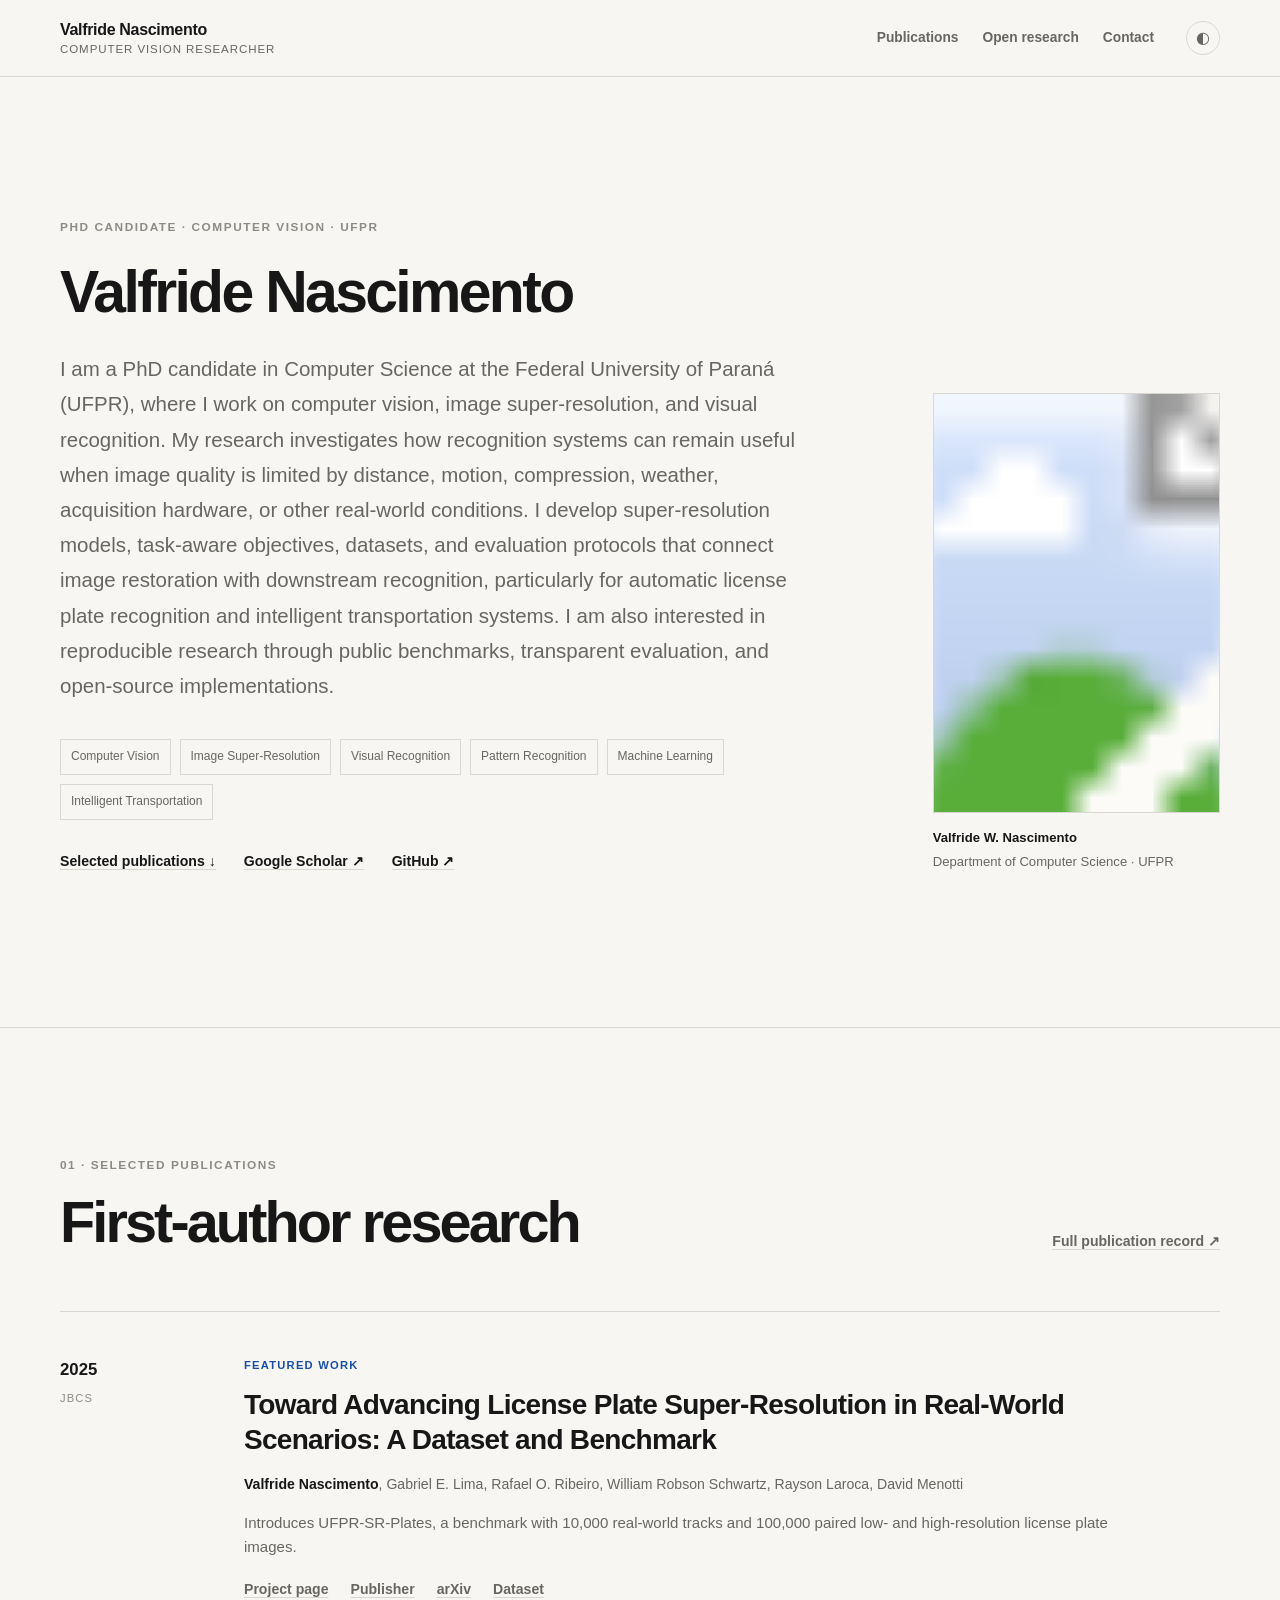
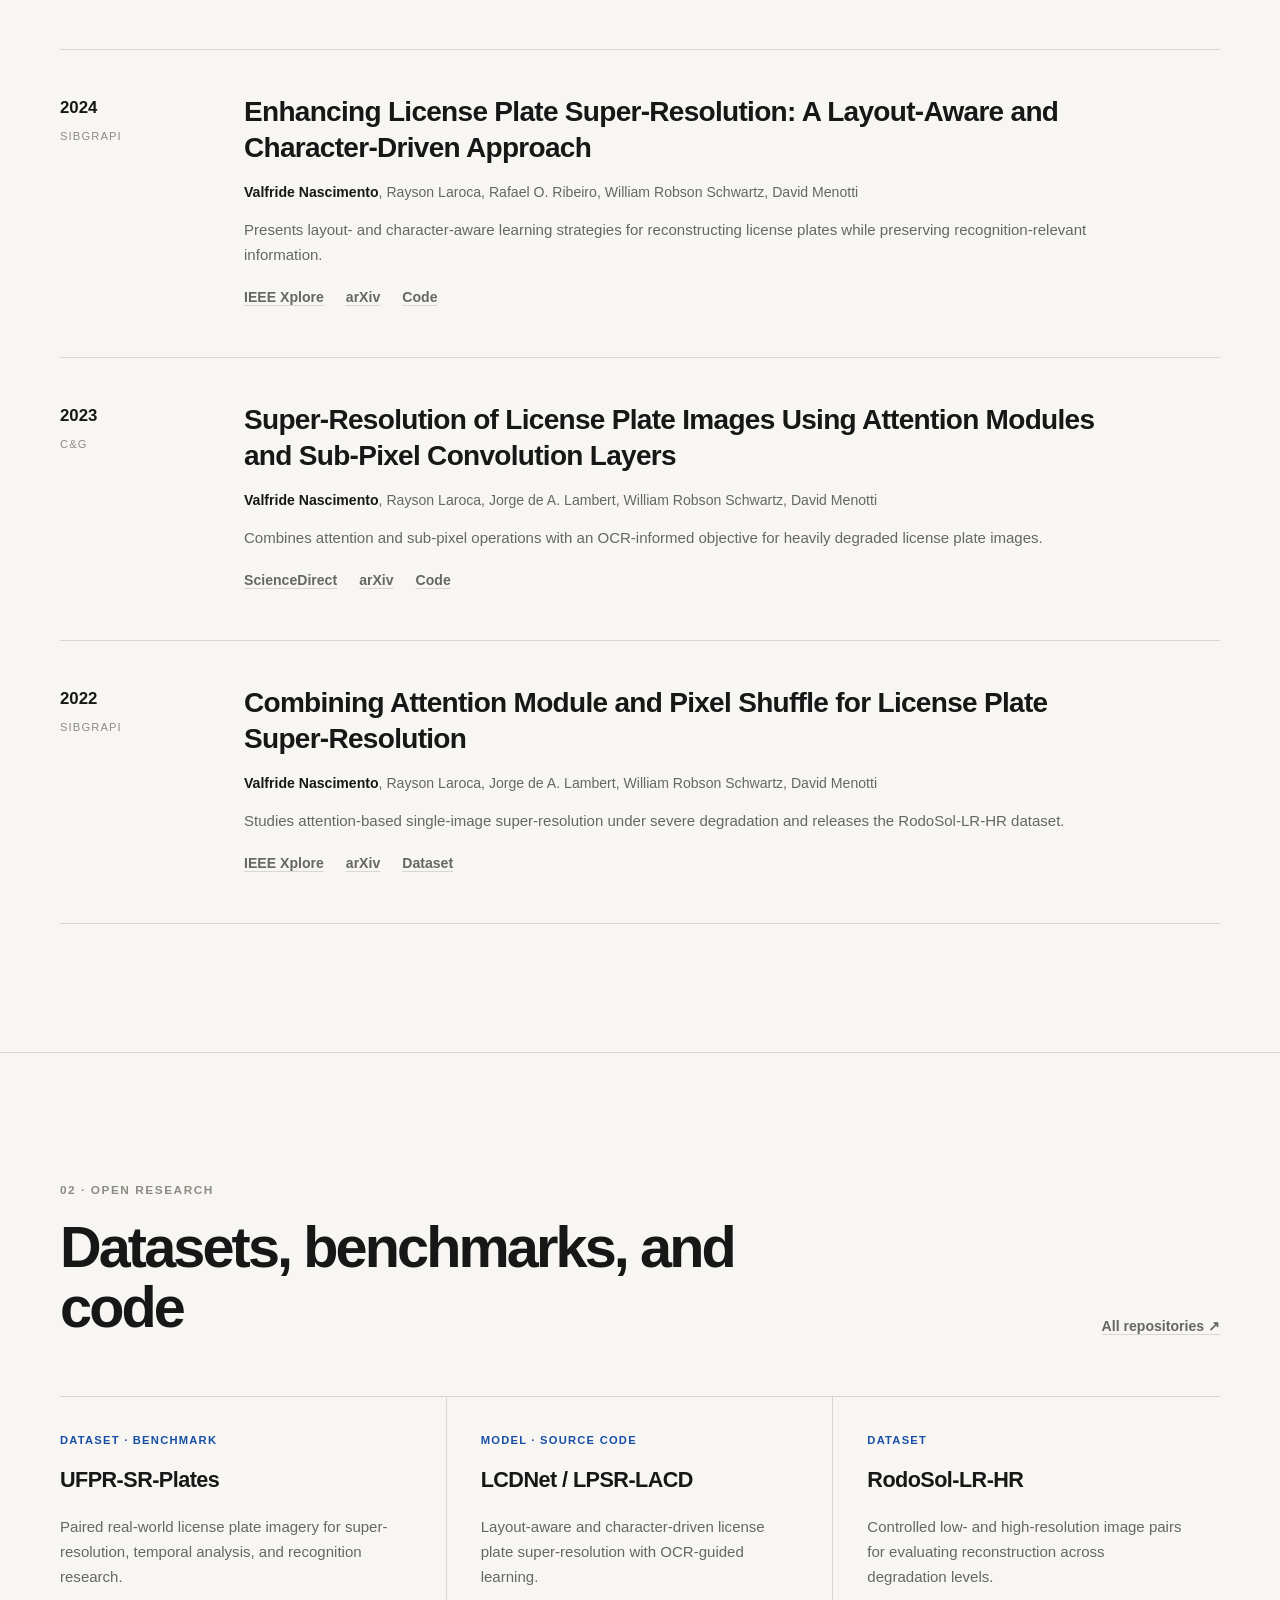
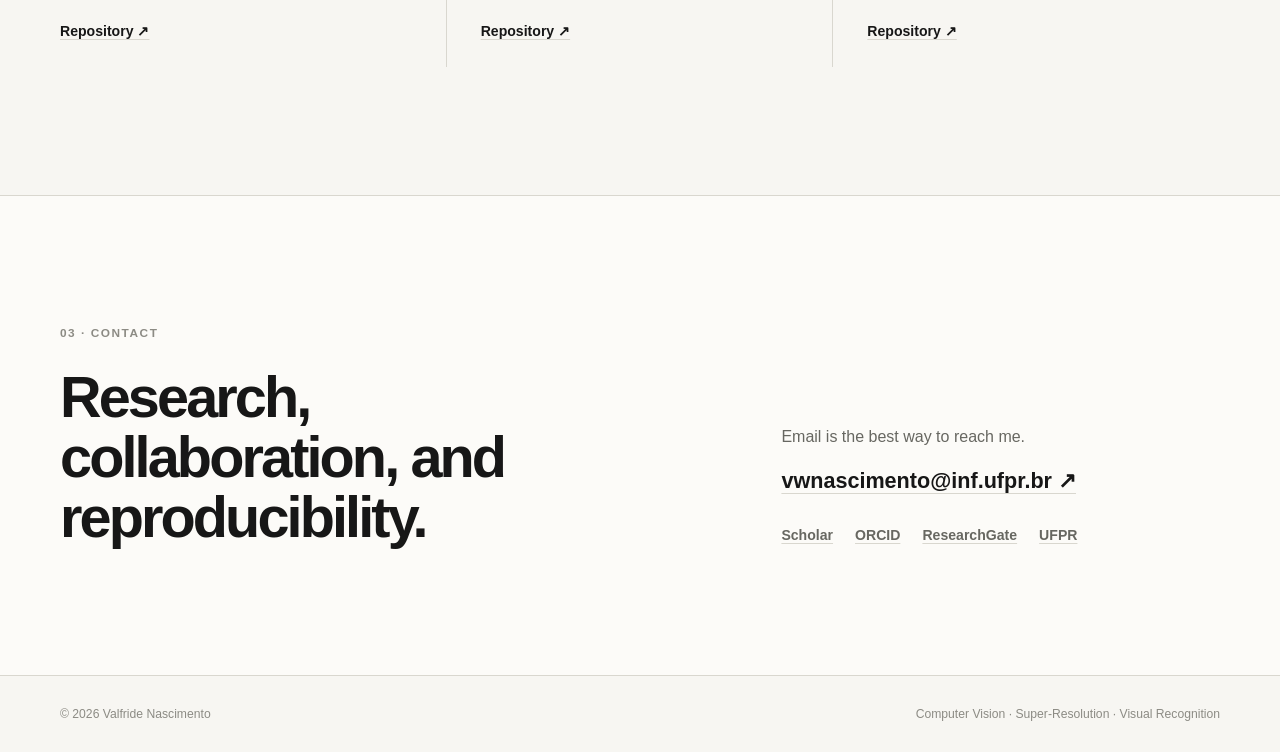
<file: index.html>
<!doctype html>
<html lang="en">
<head>
  <meta charset="utf-8">
  <meta name="viewport" content="width=device-width, initial-scale=1">
  <meta name="description" content="Valfride Nascimento is a computer vision researcher working on super-resolution, visual recognition, machine learning, and intelligent transportation systems.">
  <meta name="author" content="Valfride Nascimento">
  <meta name="theme-color" content="#f7f6f2">
  <meta property="og:type" content="website">
  <meta property="og:title" content="Valfride Nascimento | Computer Vision Researcher">
  <meta property="og:description" content="Research, publications, code, and datasets in computer vision and image super-resolution.">
  <meta property="og:url" content="https://valfride.github.io/">
  <meta property="og:image" content="https://avatars.githubusercontent.com/u/25314357?v=4">
  <title>Valfride Nascimento | Computer Vision Researcher</title>
  <link rel="canonical" href="https://valfride.github.io/">
  <link rel="stylesheet" href="assets/css/style.css">
  <script defer src="assets/js/main.js"></script>
  <script type="application/ld+json">
  {
    "@context": "https://schema.org",
    "@type": "Person",
    "name": "Valfride Nascimento",
    "url": "https://valfride.github.io/",
    "image": "https://avatars.githubusercontent.com/u/25314357?v=4",
    "jobTitle": "PhD Candidate and Computer Vision Researcher",
    "affiliation": {"@type": "CollegeOrUniversity", "name": "Federal University of Paraná"},
    "email": "mailto:vwnascimento@inf.ufpr.br",
    "sameAs": [
      "https://github.com/valfride",
      "https://scholar.google.com/citations?user=fLkzU-AAAAAJ&hl=en",
      "https://orcid.org/0000-0002-7416-613X",
      "https://www.researchgate.net/profile/Valfride-Nascimento"
    ],
    "knowsAbout": ["Computer Vision", "Machine Learning", "Pattern Recognition", "Image Super-Resolution", "License Plate Recognition"]
  }
  </script>
</head>
<body>
  <a class="skip-link" href="#main-content">Skip to content</a>
  <header class="site-header">
    <div class="container header-inner">
      <a class="brand" href="#top" aria-label="Valfride Nascimento home">
        <span>Valfride Nascimento</span>
        <small>Computer Vision Researcher</small>
      </a>
      <nav class="nav-links" aria-label="Primary navigation">
        <a href="#publications">Publications</a>
        <a href="#open-research">Open research</a>
        <a href="#contact">Contact</a>
      </nav>
      <button class="theme-toggle" type="button" aria-label="Switch color theme" title="Switch color theme"><span aria-hidden="true">◐</span></button>
    </div>
  </header>

  <main id="main-content">
    <section class="hero" id="top">
      <div class="container hero-grid">
        <div class="hero-copy">
          <p class="section-label">PhD Candidate · Computer Vision · UFPR</p>
          <h1>Valfride Nascimento</h1>
          <p class="hero-lead">I am a PhD candidate in Computer Science at the Federal University of Paraná (UFPR), where I work on computer vision, image super-resolution, and visual recognition. My research investigates how recognition systems can remain useful when image quality is limited by distance, motion, compression, weather, acquisition hardware, or other real-world conditions. I develop super-resolution models, task-aware objectives, datasets, and evaluation protocols that connect image restoration with downstream recognition, particularly for automatic license plate recognition and intelligent transportation systems. I am also interested in reproducible research through public benchmarks, transparent evaluation, and open-source implementations.</p>
          <div class="research-topics" aria-label="Research interests">
            <span>Computer Vision</span><span>Image Super-Resolution</span><span>Visual Recognition</span><span>Pattern Recognition</span><span>Machine Learning</span><span>Intelligent Transportation</span>
          </div>
          <div class="hero-links" aria-label="Primary links">
            <a href="#publications">Selected publications <span aria-hidden="true">↓</span></a>
            <a href="https://scholar.google.com/citations?user=fLkzU-AAAAAJ&hl=en" target="_blank" rel="noopener noreferrer">Google Scholar ↗</a>
            <a href="https://github.com/valfride" target="_blank" rel="noopener noreferrer">GitHub ↗</a>
          </div>
        </div>
        <figure class="portrait-block">
          <img src="assets/img/valfride.svg" alt="Valfride Nascimento" width="420" height="420">
          <figcaption><strong>Valfride W. Nascimento</strong><span>Department of Computer Science · UFPR</span></figcaption>
        </figure>
      </div>
    </section>

    <section class="content-section" id="publications">
      <div class="container">
        <div class="section-heading">
          <div><p class="section-label">01 · Selected publications</p><h2>First-author research</h2></div>
          <a class="quiet-link" href="https://scholar.google.com/citations?user=fLkzU-AAAAAJ&hl=en" target="_blank" rel="noopener noreferrer">Full publication record ↗</a>
        </div>
        <div class="publication-list">
          <article class="publication">
            <div class="publication-index"><span>2025</span><small>JBCS</small></div>
            <div class="publication-body">
              <p class="publication-note">Featured work</p>
              <h3>Toward Advancing License Plate Super-Resolution in Real-World Scenarios: A Dataset and Benchmark</h3>
              <p class="authors"><strong>Valfride Nascimento</strong>, Gabriel E. Lima, Rafael O. Ribeiro, William Robson Schwartz, Rayson Laroca, David Menotti</p>
              <p class="publication-summary">Introduces UFPR-SR-Plates, a benchmark with 10,000 real-world tracks and 100,000 paired low- and high-resolution license plate images.</p>
              <div class="publication-links"><a href="nascimento2025toward/">Project page</a><a href="https://doi.org/10.5753/jbcs.2025.5159" target="_blank" rel="noopener noreferrer">Publisher</a><a href="https://arxiv.org/abs/2505.06393" target="_blank" rel="noopener noreferrer">arXiv</a><a href="https://github.com/valfride/UFPR-SR-Plates" target="_blank" rel="noopener noreferrer">Dataset</a></div>
            </div>
          </article>
          <article class="publication">
            <div class="publication-index"><span>2024</span><small>SIBGRAPI</small></div>
            <div class="publication-body">
              <h3>Enhancing License Plate Super-Resolution: A Layout-Aware and Character-Driven Approach</h3>
              <p class="authors"><strong>Valfride Nascimento</strong>, Rayson Laroca, Rafael O. Ribeiro, William Robson Schwartz, David Menotti</p>
              <p class="publication-summary">Presents layout- and character-aware learning strategies for reconstructing license plates while preserving recognition-relevant information.</p>
              <div class="publication-links"><a href="https://doi.org/10.1109/SIBGRAPI62404.2024.10716303" target="_blank" rel="noopener noreferrer">IEEE Xplore</a><a href="https://arxiv.org/abs/2408.15103" target="_blank" rel="noopener noreferrer">arXiv</a><a href="https://github.com/valfride/lpsr-lacd" target="_blank" rel="noopener noreferrer">Code</a></div>
            </div>
          </article>
          <article class="publication">
            <div class="publication-index"><span>2023</span><small>C&amp;G</small></div>
            <div class="publication-body">
              <h3>Super-Resolution of License Plate Images Using Attention Modules and Sub-Pixel Convolution Layers</h3>
              <p class="authors"><strong>Valfride Nascimento</strong>, Rayson Laroca, Jorge de A. Lambert, William Robson Schwartz, David Menotti</p>
              <p class="publication-summary">Combines attention and sub-pixel operations with an OCR-informed objective for heavily degraded license plate images.</p>
              <div class="publication-links"><a href="https://doi.org/10.1016/j.cag.2023.05.005" target="_blank" rel="noopener noreferrer">ScienceDirect</a><a href="https://arxiv.org/abs/2305.17313" target="_blank" rel="noopener noreferrer">arXiv</a><a href="https://github.com/valfride/lpr-rsr-ext" target="_blank" rel="noopener noreferrer">Code</a></div>
            </div>
          </article>
          <article class="publication">
            <div class="publication-index"><span>2022</span><small>SIBGRAPI</small></div>
            <div class="publication-body">
              <h3>Combining Attention Module and Pixel Shuffle for License Plate Super-Resolution</h3>
              <p class="authors"><strong>Valfride Nascimento</strong>, Rayson Laroca, Jorge de A. Lambert, William Robson Schwartz, David Menotti</p>
              <p class="publication-summary">Studies attention-based single-image super-resolution under severe degradation and releases the RodoSol-LR-HR dataset.</p>
              <div class="publication-links"><a href="https://doi.org/10.1109/SIBGRAPI55357.2022.9991753" target="_blank" rel="noopener noreferrer">IEEE Xplore</a><a href="https://arxiv.org/abs/2210.16836" target="_blank" rel="noopener noreferrer">arXiv</a><a href="https://github.com/valfride/LPR-RSR" target="_blank" rel="noopener noreferrer">Dataset</a></div>
            </div>
          </article>
        </div>
      </div>
    </section>

    <section class="content-section" id="open-research">
      <div class="container">
        <div class="section-heading">
          <div><p class="section-label">02 · Open research</p><h2>Datasets, benchmarks, and code</h2></div>
          <a class="quiet-link" href="https://github.com/valfride?tab=repositories" target="_blank" rel="noopener noreferrer">All repositories ↗</a>
        </div>
        <div class="project-list">
          <article class="project"><p class="project-type">Dataset · Benchmark</p><h3>UFPR-SR-Plates</h3><p>Paired real-world license plate imagery for super-resolution, temporal analysis, and recognition research.</p><a href="https://github.com/valfride/UFPR-SR-Plates" target="_blank" rel="noopener noreferrer">Repository ↗</a></article>
          <article class="project"><p class="project-type">Model · Source code</p><h3>LCDNet / LPSR-LACD</h3><p>Layout-aware and character-driven license plate super-resolution with OCR-guided learning.</p><a href="https://github.com/valfride/lpsr-lacd" target="_blank" rel="noopener noreferrer">Repository ↗</a></article>
          <article class="project"><p class="project-type">Dataset</p><h3>RodoSol-LR-HR</h3><p>Controlled low- and high-resolution image pairs for evaluating reconstruction across degradation levels.</p><a href="https://github.com/valfride/LPR-RSR" target="_blank" rel="noopener noreferrer">Repository ↗</a></article>
        </div>
      </div>
    </section>

    <section class="contact-section" id="contact">
      <div class="container contact-inner">
        <div><p class="section-label">03 · Contact</p><h2>Research, collaboration, and reproducibility.</h2></div>
        <div class="contact-details">
          <p>Email is the best way to reach me.</p>
          <a href="mailto:vwnascimento@inf.ufpr.br">vwnascimento@inf.ufpr.br ↗</a>
          <div class="profile-links" aria-label="Research profiles"><a href="https://scholar.google.com/citations?user=fLkzU-AAAAAJ&hl=en" target="_blank" rel="noopener noreferrer">Scholar</a><a href="https://orcid.org/0000-0002-7416-613X" target="_blank" rel="noopener noreferrer">ORCID</a><a href="https://www.researchgate.net/profile/Valfride-Nascimento" target="_blank" rel="noopener noreferrer">ResearchGate</a><a href="https://www.inf.ufpr.br/vwnascimento/" target="_blank" rel="noopener noreferrer">UFPR</a></div>
        </div>
      </div>
    </section>
  </main>

  <footer class="site-footer">
    <div class="container footer-inner"><p>© <span id="current-year">2026</span> Valfride Nascimento</p><p>Computer Vision · Super-Resolution · Visual Recognition</p></div>
  </footer>
</body>
</html>
</file>
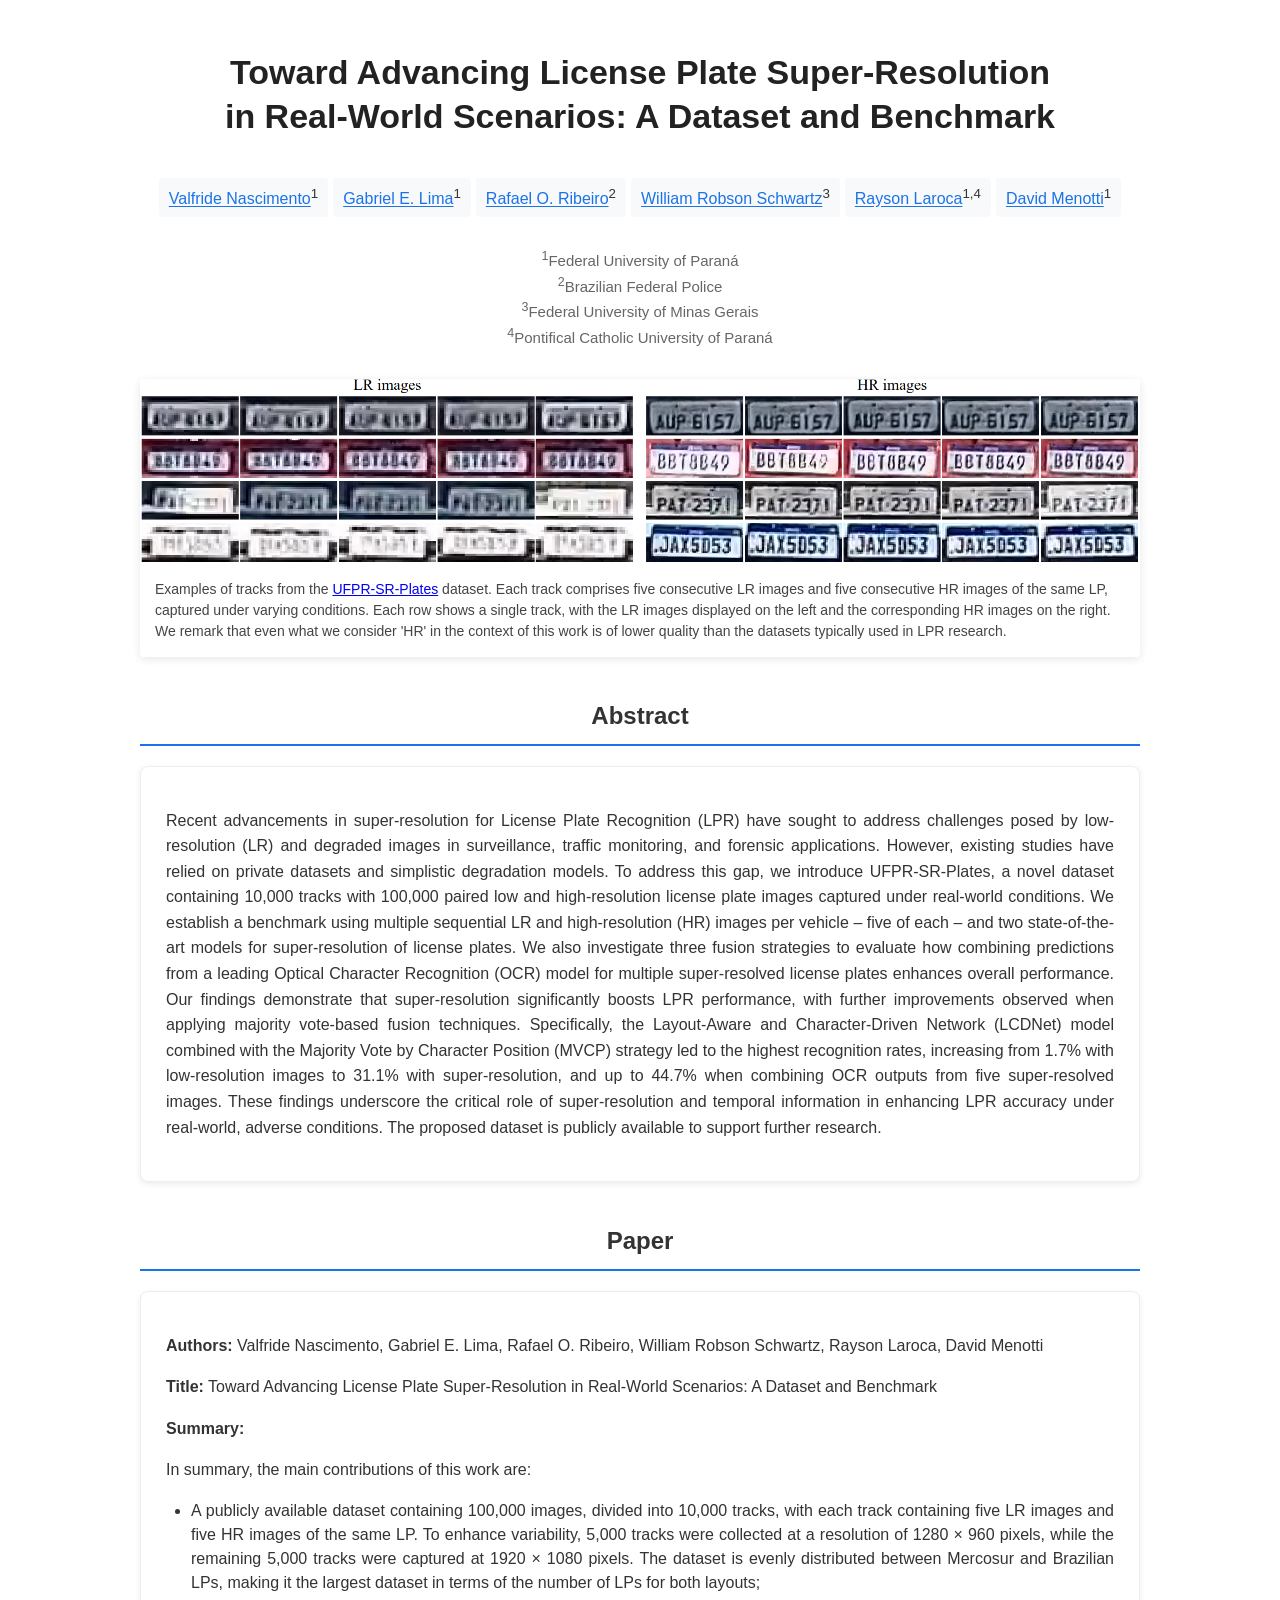
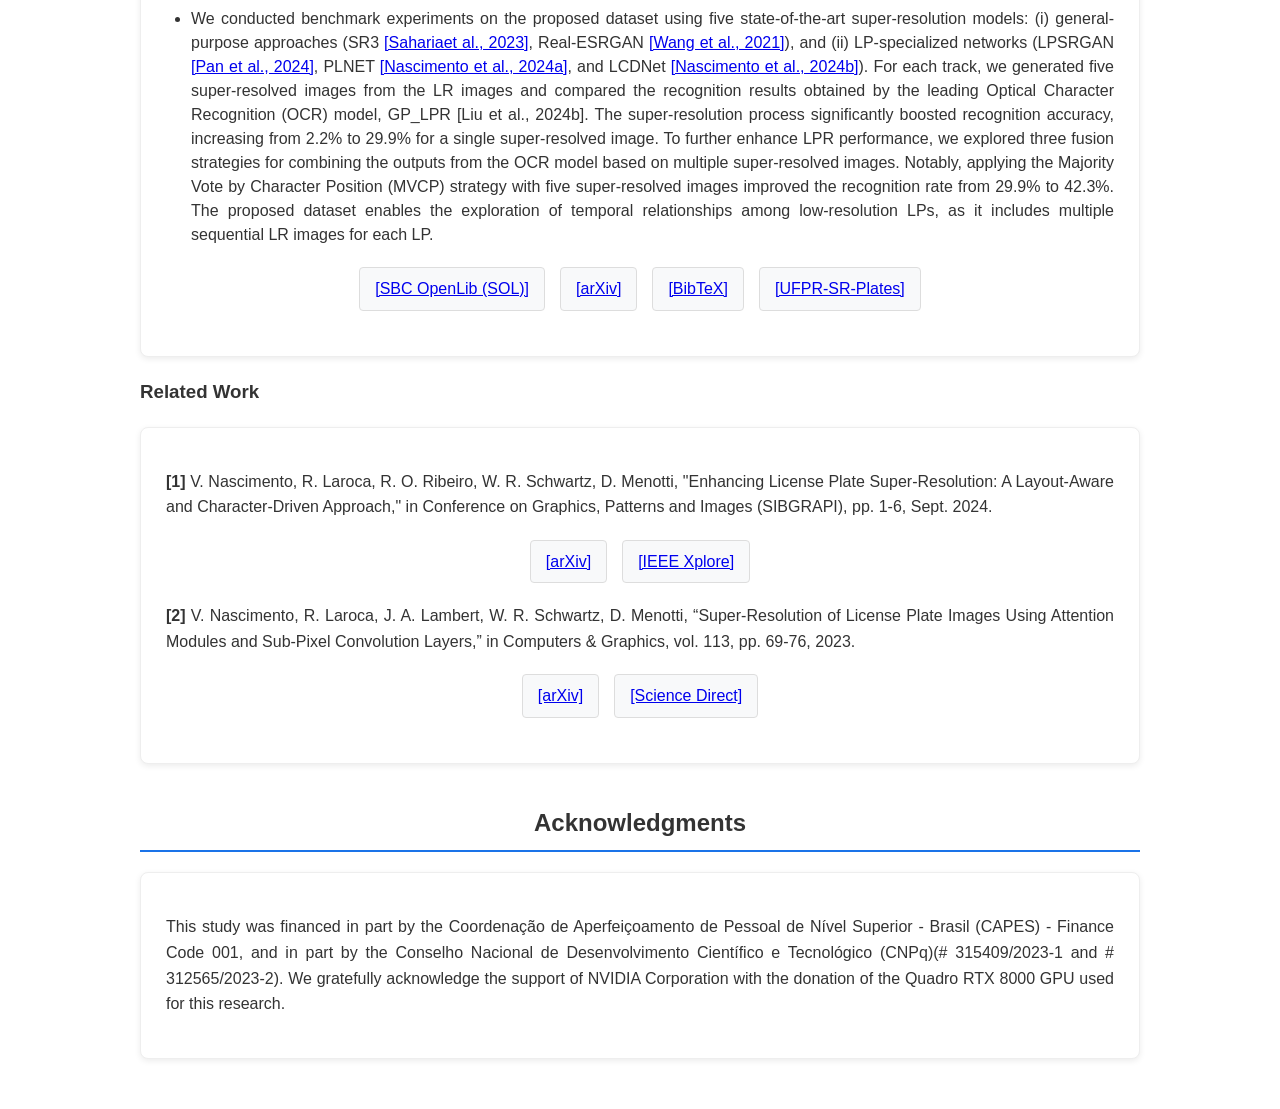
<file: nascimento2024toward/index.html>
<!DOCTYPE HTML>
<html lang="en-US">
    <head>
        <meta charset="UTF-8">
        <meta http-equiv="refresh" content="1;url=https://valfride.github.io/nascimento2025toward/index.html">
        <title>Page Redirection</title>
    </head>
    <body>
        If you are not redirected automatically, 
        follow the <a href="https://valfride.github.io/nascimento2025toward/index.html">link to the documentation</a>
    </body>
</html>
</file>
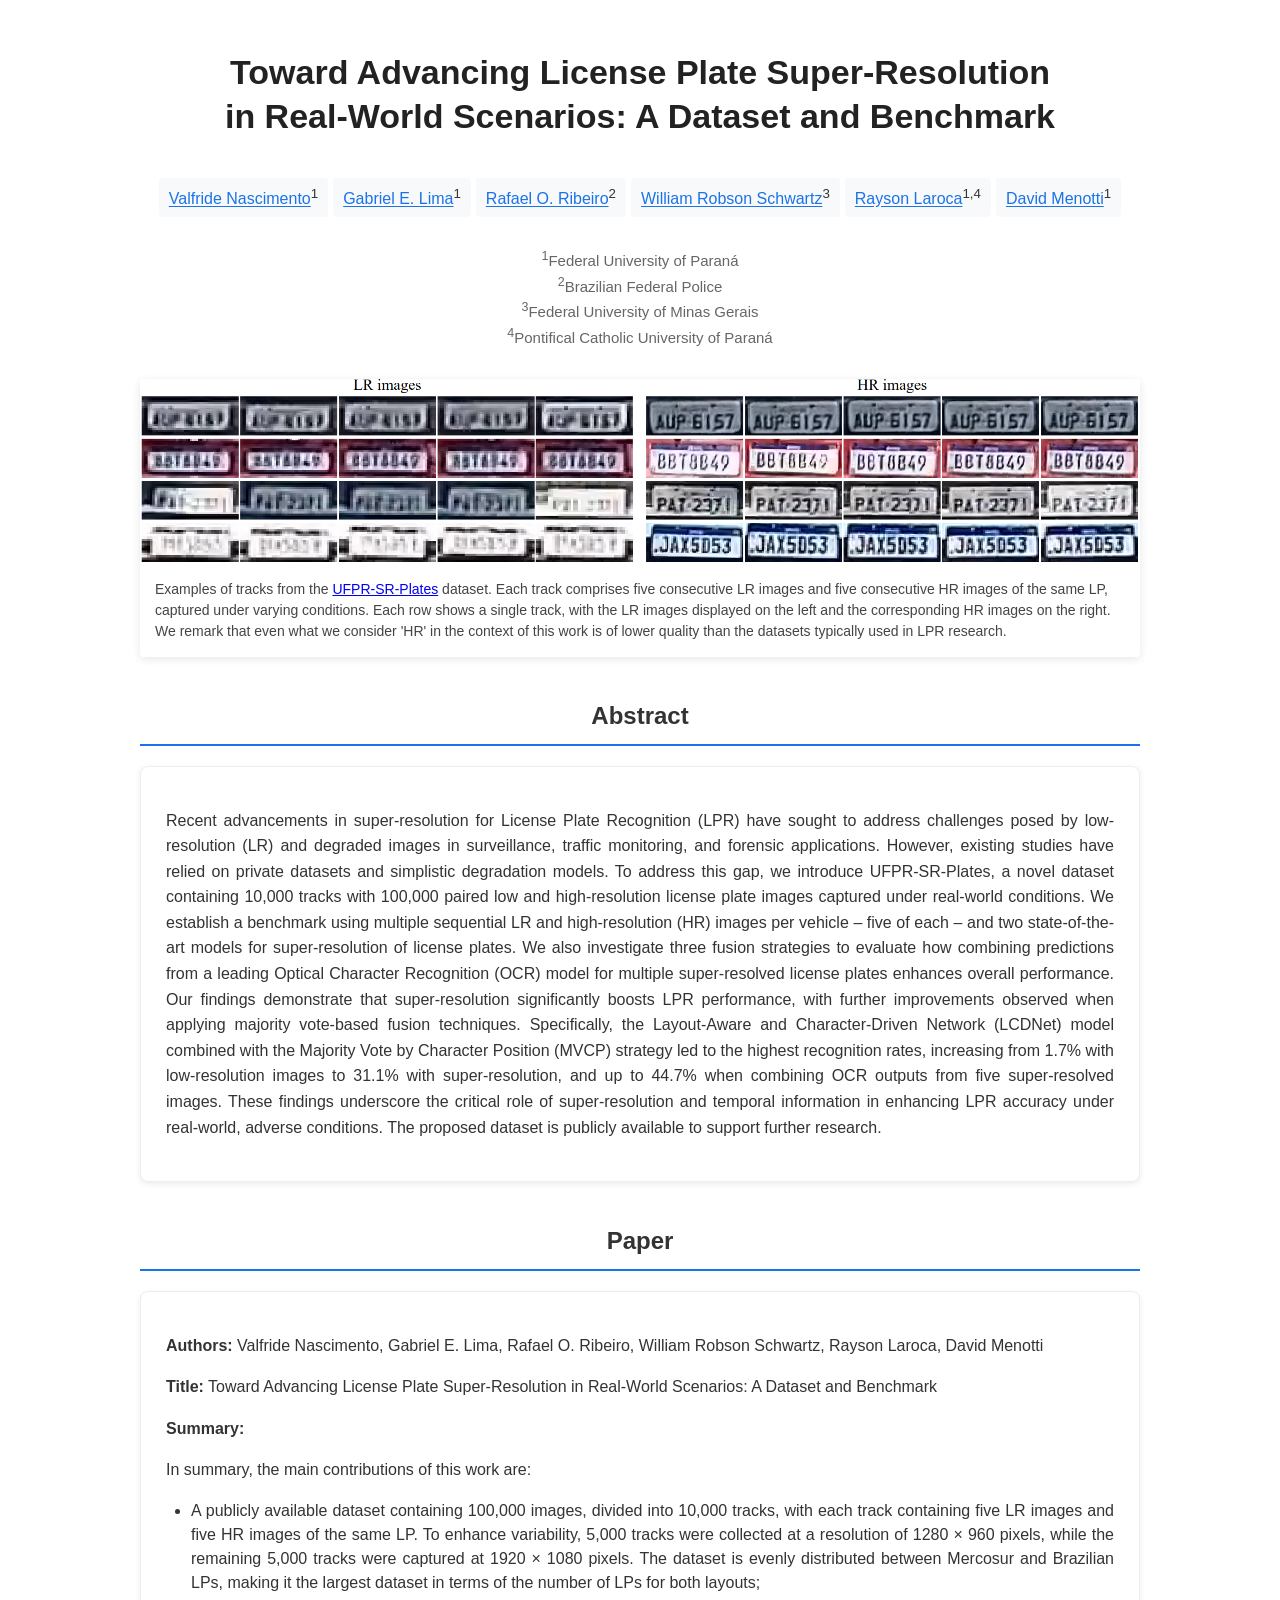
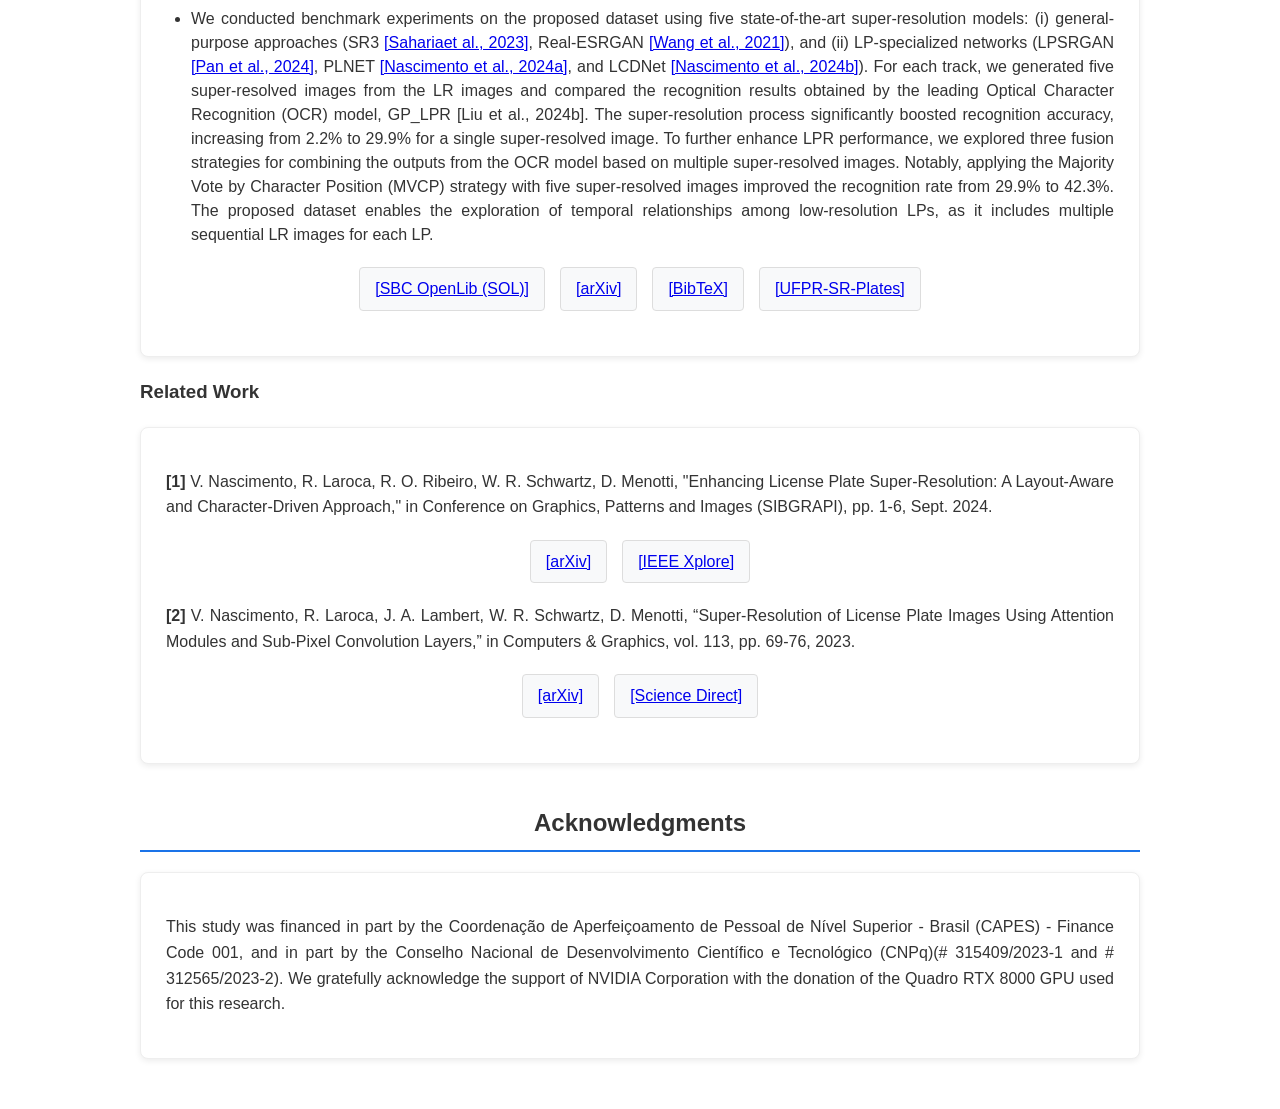
<file: nascimento2025toward/index.html>
<!DOCTYPE html>
<html lang="en">
<head>
<meta charset="UTF-8">
<meta name="viewport" content="width=device-width, initial-scale=1.0">
<title>Toward Advancing License Plate Super-Resolution in Real-World Scenarios: A Dataset and Benchmark</title>
<style>
    body {
        font-family: 'Arial', sans-serif;
        line-height: 1.6;
        margin: 0 auto;
        padding: 30px 20px;
        max-width: 1000px;
        color: #333;
    }

    .title {
        font-size: 34px;
        text-align: center;
        margin: 20px auto 30px;
        line-height: 1.3;
        color: #222;
        font-weight: 600;
    }

    .authors-table {
        margin: 20px auto;
        border-collapse: separate;
        border-spacing: 5px 10px;
    }

    .authors-table td {
        text-align: center;
        padding: 5px 10px;
        background: #f8f9fa;
        border-radius: 4px;
        transition: all 0.2s ease;
    }

    .authors-table a {
        color: #1a73e8;
        font-weight: 500;
    }

    .affiliations {
        margin: 20px auto;
        text-align: center;
        color: #666;
        font-size: 15px;
        line-height: 1.5;
    }

    figure {
        margin: 30px auto;
        box-shadow: 0 2px 8px rgba(0,0,0,0.1);
        border-radius: 4px;
        overflow: hidden;
    }

    figcaption {
        padding: 15px;
        font-size: 14px;
        color: #444;
        line-height: 1.5;
        background: #fff;
    }

    h2 {
        font-size: 24px;
        margin: 40px 0 20px;
        padding-bottom: 8px;
        border-bottom: 2px solid #1a73e8;
        text-align: center;
    }

    .card {
        background: #fff;
        border-radius: 8px;
        padding: 25px;
        margin: 20px 0;
        box-shadow: 0 2px 6px rgba(0,0,0,0.08);
        border: 1px solid #eee;
        text-align: justify;
    }

    .links-container {
        display: flex;
        gap: 15px;
        margin: 20px 0;
        flex-wrap: wrap;
        justify-content: center;
    }

    .links-container a {
        padding: 8px 15px;
        background: #f8f9fa;
        border-radius: 4px;
        border: 1px solid #ddd;
        transition: all 0.2s ease;
    }

    a:hover {
        color: #1557b0;
        text-decoration: underline;
    }

    .authors-table td:hover {
        transform: translateY(-2px);
        box-shadow: 0 2px 8px rgba(0,0,0,0.1);
    }

    .links-container a:hover {
        background: #1a73e8;
        color: white;
        text-decoration: none;
        border-color: transparent;
    }

    ul {
        padding-left: 25px;
        margin: 15px 0;
    }

    li {
        margin-bottom: 12px;
        line-height: 1.5;
    }

    img {
        max-width: 100%;
        height: auto;
        display: block;
    }
</style>
</head>

<body>
<h1 class="title">Toward Advancing License Plate Super-Resolution<br>in Real-World Scenarios: A Dataset and Benchmark</h1>

<table class="authors-table">
    <tr>
        <td><a href="https://www.inf.ufpr.br/vwnascimento/" target="_blank">Valfride Nascimento</a><sup>1</sup></td>
        <td><a href="https://www.inf.ufpr.br/gelima/" target="_blank">Gabriel E. Lima</a><sup>1</sup></td>
        <td><a href="https://research.aston.ac.uk/en/persons/rafael-oliveira-ribeiro" target="_blank">Rafael O. Ribeiro</a><sup>2</sup></td>
        <td><a href="http://william.dcc.ufmg.br/" target="_blank">William Robson Schwartz</a><sup>3</sup></td>
        <td><a href="https://raysonlaroca.github.io/" target="_blank">Rayson Laroca</a><sup>1,4</sup></td>
        <td><a href="https://web.inf.ufpr.br/menotti/" target="_blank">David Menotti</a><sup>1</sup></td>
    </tr>
</table>

<div class="affiliations">
    <sup>1</sup>Federal University of Paraná<br>
    <sup>2</sup>Brazilian Federal Police<br>
    <sup>3</sup>Federal University of Minas Gerais<br>
    <sup>4</sup>Pontifical Catholic University of Paraná
</div>

<figure>
    <img src="carssrplates1.png" alt="Dataset examples">
    <figcaption>
    Examples of tracks from the <a href="https://github.com/valfride/UFPR-SR-Plates" target="_blank">UFPR-SR-Plates</a> dataset. Each track comprises five consecutive LR images and five consecutive HR images of the same LP, captured under varying conditions. Each row shows a single track, with the LR images displayed on the left and the corresponding HR images on the right. We remark that even what we consider 'HR' in the context of this work is of lower quality than the datasets typically used in LPR research.
    </figcaption>
</figure>

<h2>Abstract</h2>
<div class="card">
    <p>Recent advancements in super-resolution for License Plate Recognition (LPR) have sought to address challenges posed by low-resolution (LR) and degraded images in surveillance, traffic monitoring, and forensic applications. However, existing studies have relied on private datasets and simplistic degradation models. To address this gap, we introduce UFPR-SR-Plates, a novel dataset containing 10,000 tracks with 100,000 paired low and high-resolution license plate images captured under real-world conditions. We establish a benchmark using multiple sequential LR and high-resolution (HR) images per vehicle – five of each – and two state-of-the-art models for super-resolution of license plates. We also investigate three fusion strategies to evaluate how combining predictions from a leading Optical Character Recognition (OCR) model for multiple super-resolved license plates enhances overall performance. Our findings demonstrate that super-resolution significantly boosts LPR performance, with further improvements observed when applying majority vote-based fusion techniques. Specifically, the Layout-Aware and Character-Driven Network (LCDNet) model combined with the Majority Vote by Character Position (MVCP) strategy led to the highest recognition rates, increasing from 1.7% with low-resolution images to 31.1% with super-resolution, and up to 44.7% when combining OCR outputs from five super-resolved images. These findings underscore the critical role of super-resolution and temporal information in enhancing LPR accuracy under real-world, adverse conditions. The proposed dataset is publicly available to support further research.</p>
</div>

<h2>Paper</h2>
<div class="card">
    <p><strong>Authors:</strong> Valfride Nascimento, Gabriel E. Lima, Rafael O. Ribeiro, William Robson Schwartz, Rayson Laroca, David Menotti</p>
    <p><strong>Title:</strong> Toward Advancing License Plate Super-Resolution in Real-World Scenarios: A Dataset and Benchmark</p>
    
    <p><strong>Summary:</strong></p>
    <p>In summary, the main contributions of this work are:</p>
    <ul>
        <li>A publicly available dataset containing 100,000 images, divided into 10,000 tracks, with each track containing five LR images and five HR images of the same LP. To enhance variability, 5,000 tracks were collected at a resolution of 1280 × 960 pixels, while the remaining 5,000 tracks were captured at 1920 × 1080 pixels. The dataset is evenly distributed between Mercosur and Brazilian LPs, making it the largest dataset in terms of the number of LPs for both layouts;</li>
        <!-- <li>We conducted benchmark experiments on the proposed dataset using five state-of-the-art super-resolution models: (i) general-purpose approaches (SR3 <a href="https://ieeexplore.ieee.org/abstract/document/9887996" target="_blank">[Sahariaet al., 2023]</a>, Real-ESRGAN <a href="https://openaccess.thecvf.com/content/ICCV2021W/AIM/html/Wang_Real-ESRGAN_Training_Real-World_Blind_Super-Resolution_With_Pure_Synthetic_Data_ICCVW_2021_paper.html" target="_blank">[Wang et al., 2021]</a>), and (ii) LP-specialized networks (LPSRGAN <a href="https://www.sciencedirect.com/science/article/pii/S0925231224001978" target="_blank">[Pan et al., 2024]</a>, PLNET <a href="https://raysonlaroca.github.io/papers/nascimento2023super.pdf" target="_blank">[Nascimento et al., 2024a]</a>, and LCDNet <a href="https://raysonlaroca.github.io/papers/nascimento2024enhancing.pdf" target="_blank">[Nascimento et al., 2024b]</a>). For each track, we generated five super-resolved images from the LR images and compared the recognition results obtained by the leading Optical Character Recognition (OCR) model, GP_LPR [Liu et al., 2024b]. The super-resolution process significantly boosted recognition accuracy, increasing from 2.2% to 29.9% for a single super-resolved image. To further enhance LPR performance, we explored three fusion strategies for combining the outputs from the OCR model based on multiple super-resolved images. Notably, applying the Majority Vote by Character Position (MVCP) strategy with five super-resolved images improved the recognition rate from 29.9% to 42.3%. The proposed dataset enables the exploration of temporal relationships among low-resolution LPs, as it includes multiple sequential LR images for each LP.</li> -->
        <li>We conducted benchmark experiments on the proposed dataset using five state-of-the-art super-resolution models: (i) general-purpose approaches (SR3 <a href="https://github.com/Janspiry/Image-Super-Resolution-via-Iterative-Refinement" target="_blank">[Sahariaet al., 2023]</a>, Real-ESRGAN <a href="https://github.com/xinntao/Real-ESRGAN" target="_blank">[Wang et al., 2021]</a>), and (ii) LP-specialized networks (LPSRGAN <a href="https://github.com/valfride/lpsrgan" target="_blank">[Pan et al., 2024]</a>, PLNET <a href="https://github.com/valfride/lpr-rsr-ext/" target="_blank">[Nascimento et al., 2024a]</a>, and LCDNet <a href="https://github.com/valfride/lpsr-lacd" target="_blank">[Nascimento et al., 2024b]</a>). For each track, we generated five super-resolved images from the LR images and compared the recognition results obtained by the leading Optical Character Recognition (OCR) model, GP_LPR [Liu et al., 2024b]. The super-resolution process significantly boosted recognition accuracy, increasing from 2.2% to 29.9% for a single super-resolved image. To further enhance LPR performance, we explored three fusion strategies for combining the outputs from the OCR model based on multiple super-resolved images. Notably, applying the Majority Vote by Character Position (MVCP) strategy with five super-resolved images improved the recognition rate from 29.9% to 42.3%. The proposed dataset enables the exploration of temporal relationships among low-resolution LPs, as it includes multiple sequential LR images for each LP.</li>
    </ul>
    
    <div class="links-container">
        <a href="https://doi.org/10.5753/jbcs.2025.5159" target="_blank">[SBC OpenLib (SOL)]</a>
        <a href="https://arxiv.org/abs/2505.06393" target="_blank">[arXiv]</a>
        <a href="https://raysonlaroca.github.io/bibtex/nascimento2025toward.txt" target="_blank">[BibTeX]</a>
        <a href="https://github.com/valfride/UFPR-SR-Plates" target="_blank">[UFPR-SR-Plates]</a>
        <!-- <a href="https://github.com/valfride/lpsrgan" target="_blank">[LPSRGAN]</a> -->
    </div>
</div>

<h3>Related Work</h3>
<div class="card">
    <p><strong>[1]</strong> V. Nascimento, R. Laroca, R. O. Ribeiro, W. R. Schwartz, D. Menotti, "Enhancing License Plate Super-Resolution: A Layout-Aware and Character-Driven Approach," in Conference on Graphics, Patterns and Images (SIBGRAPI), pp. 1-6, Sept. 2024.<div class="links-container">
        <a href="https://arxiv.org/abs/2408.15103" target="_blank">[arXiv]</a>
        <a href="https://ieeexplore.ieee.org/document/10716303" target="_blank">[IEEE Xplore]</a>
    </div></p>
    <p><strong>[2]</strong> V. Nascimento, R. Laroca, J. A. Lambert, W. R. Schwartz, D. Menotti, “Super-Resolution of License Plate Images Using Attention Modules and Sub-Pixel Convolution Layers,” in Computers & Graphics, vol. 113, pp. 69-76, 2023.<div class="links-container">
        <a href="https://arxiv.org/abs/2305.17313" target="_blank">[arXiv]</a>
        <a href="https://www.sciencedirect.com/science/article/pii/S0097849323000602" target="_blank">[Science Direct]</a>
    </div></p>
</div>

<!-- <h2>How to Access the Dataset</h2>
<div class="card">
    <p>The UFPR-SR-Plates dataset is available for academic research purposes and is free to researchers affiliated with educational or research institutions for non-commercial use. To request access, carefully review and complete the license agreement, then send it to Professor David Menotti (<a href="mailto:menotti@inf.ufpr.br" target="_blank">menotti@inf.ufpr.br</a>). Please ensure the email is sent from a valid university domain (e.g., .edu, .ac, or similar). A download link will typically be provided within 1-5 business days. Incomplete requests or failure to follow the instructions may result in no response.</p>
</div> -->

<h2>Acknowledgments</h2>
<div class="card">
    <p>This study was financed in part by the Coordenação de Aperfeiçoamento de Pessoal de Nível Superior - Brasil (CAPES) - Finance Code 001, and in part by the Conselho Nacional de Desenvolvimento Científico e Tecnológico (CNPq)(# 315409/2023-1 and # 312565/2023-2). We gratefully acknowledge the support of NVIDIA Corporation with the donation of the Quadro RTX 8000 GPU used for this research.</p>
</div>

</body>
</html>
</file>
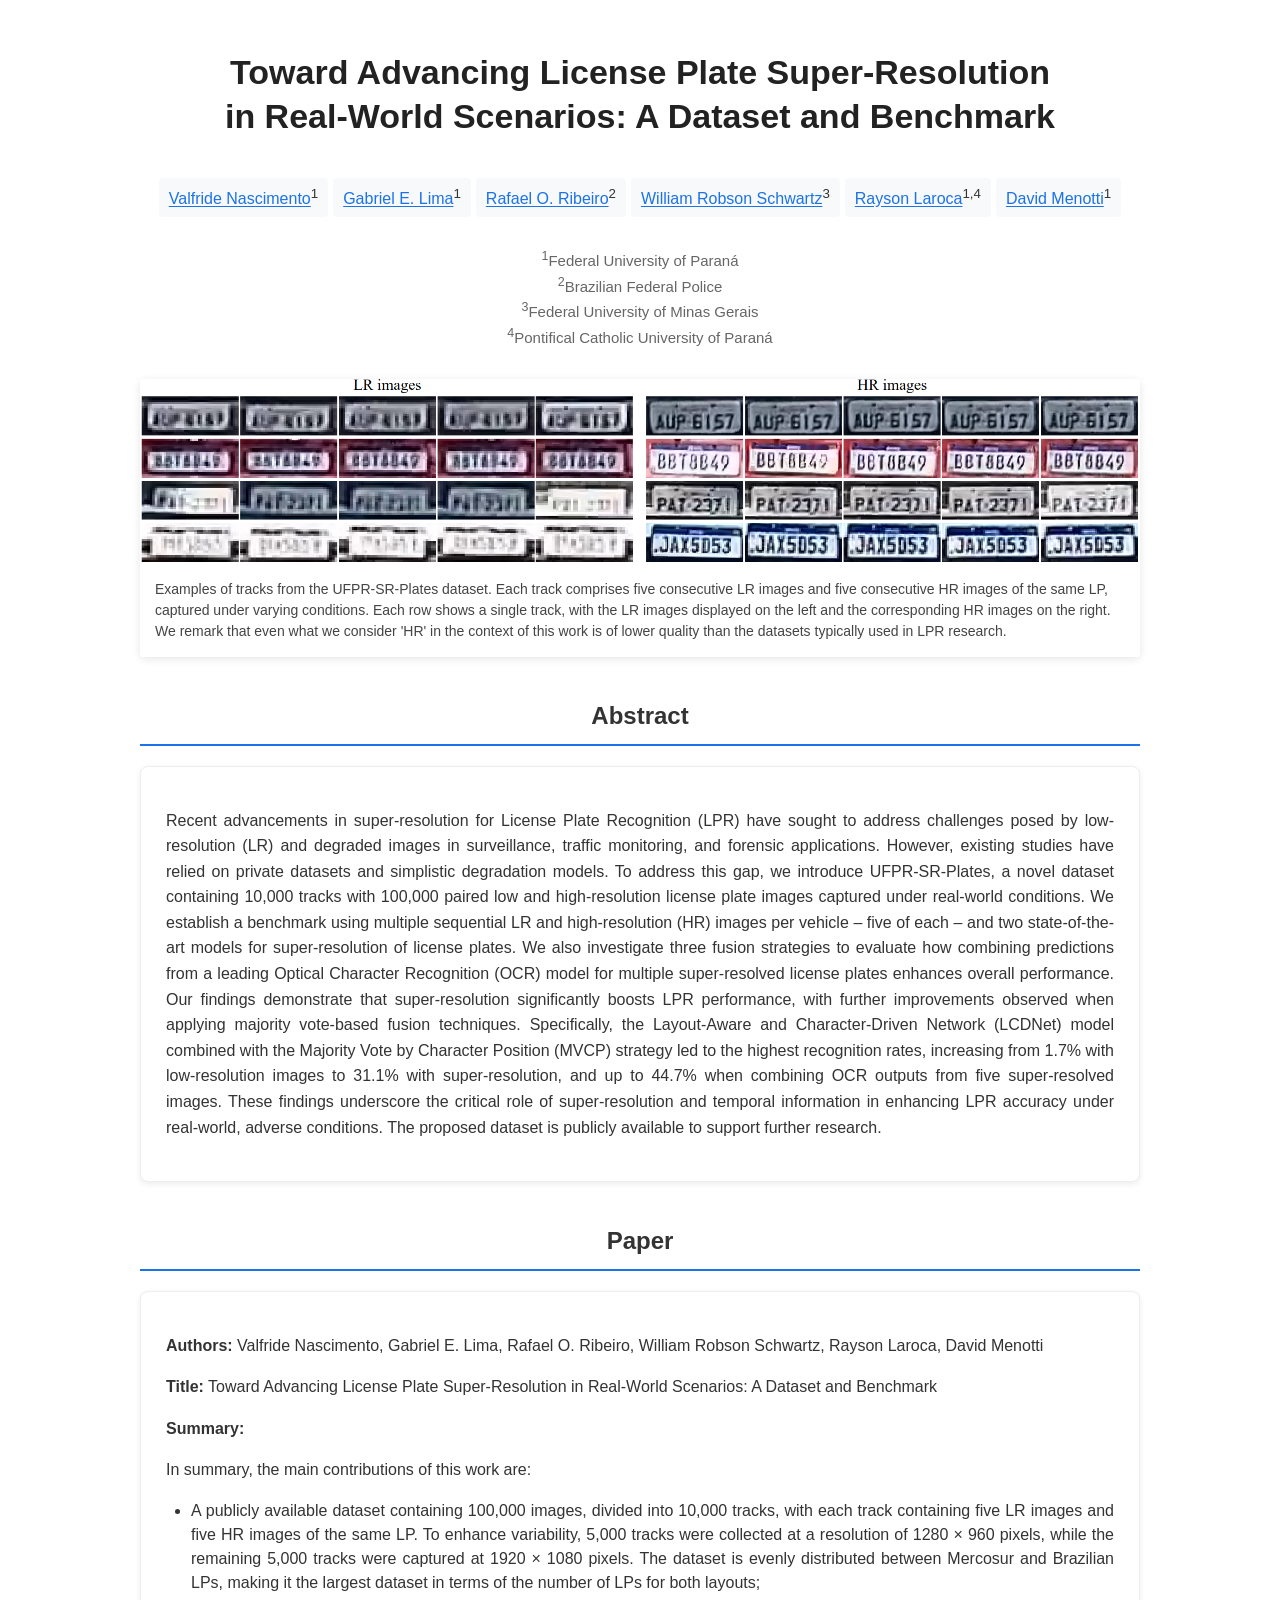
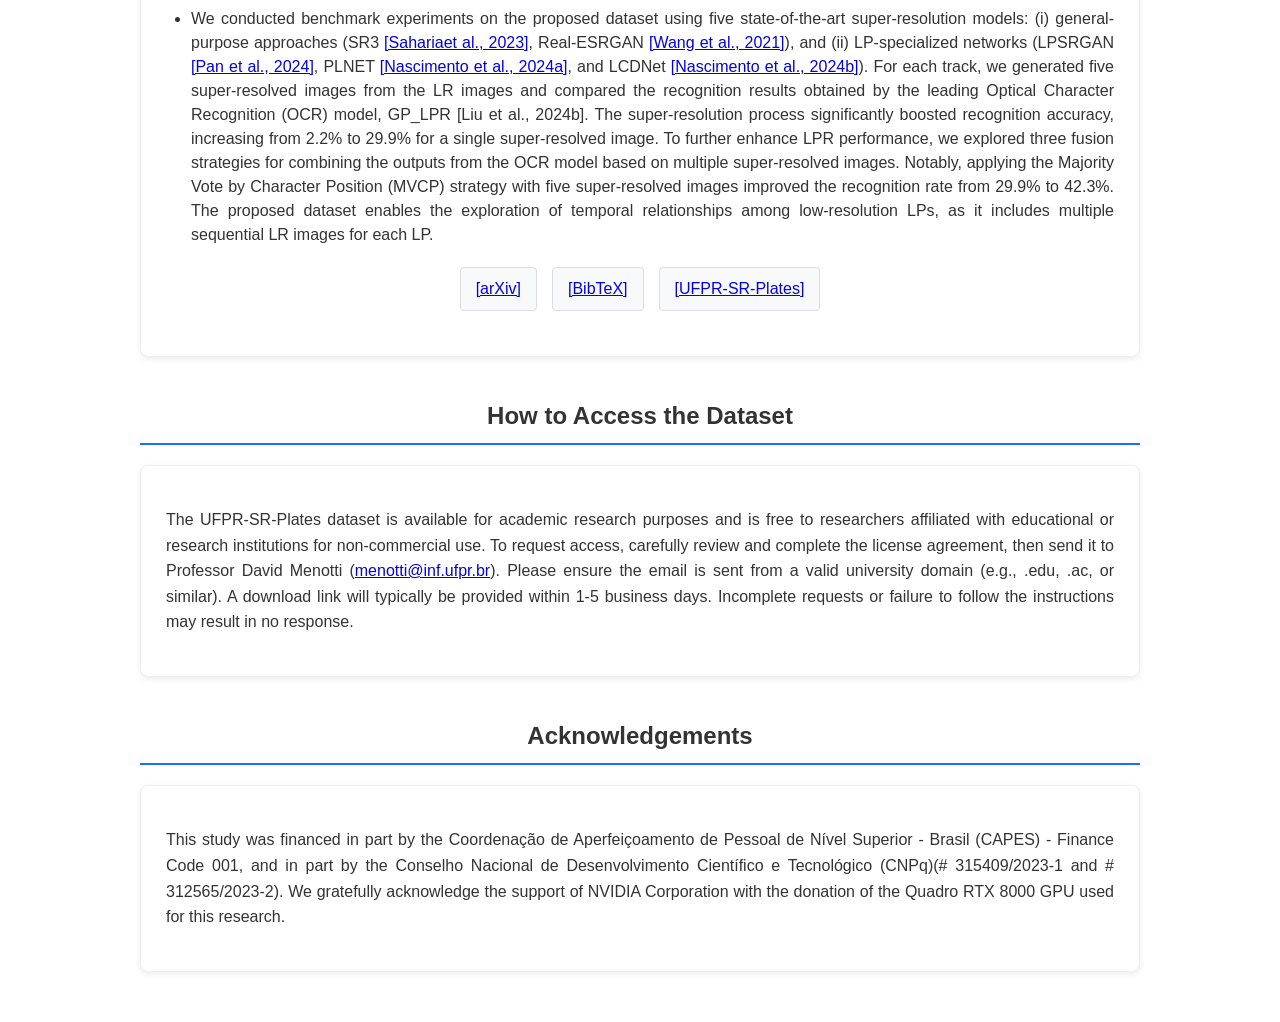
<file: nascimento2024toward/index2.html>
<!DOCTYPE html>
<html lang="en">
<head>
<meta charset="UTF-8">
<meta name="viewport" content="width=device-width, initial-scale=1.0">
<title>Toward Advancing License Plate Super-Resolution in Real-World Scenarios: A Dataset and Benchmark</title>
<style>
    body {
        font-family: 'Arial', sans-serif;
        line-height: 1.6;
        margin: 0 auto;
        padding: 30px 20px;
        max-width: 1000px;
        color: #333;
    }

    .title {
        font-size: 34px;
        text-align: center;
        margin: 20px auto 30px;
        line-height: 1.3;
        color: #222;
        font-weight: 600;
    }

    .authors-table {
        margin: 20px auto;
        border-collapse: separate;
        border-spacing: 5px 10px;
    }

    .authors-table td {
        text-align: center;
        padding: 5px 10px;
        background: #f8f9fa;
        border-radius: 4px;
        transition: all 0.2s ease;
    }

    .authors-table a {
        color: #1a73e8;
        font-weight: 500;
    }

    .affiliations {
        margin: 20px auto;
        text-align: center;
        color: #666;
        font-size: 15px;
        line-height: 1.5;
    }

    figure {
        margin: 30px auto;
        box-shadow: 0 2px 8px rgba(0,0,0,0.1);
        border-radius: 4px;
        overflow: hidden;
    }

    figcaption {
        padding: 15px;
        font-size: 14px;
        color: #444;
        line-height: 1.5;
        background: #fff;
    }

    h2 {
        font-size: 24px;
        margin: 40px 0 20px;
        padding-bottom: 8px;
        border-bottom: 2px solid #1a73e8;
        text-align: center;
    }

    .card {
        background: #fff;
        border-radius: 8px;
        padding: 25px;
        margin: 20px 0;
        box-shadow: 0 2px 6px rgba(0,0,0,0.08);
        border: 1px solid #eee;
        text-align: justify;
    }

    .links-container {
        display: flex;
        gap: 15px;
        margin: 20px 0;
        flex-wrap: wrap;
        justify-content: center;
    }

    .links-container a {
        padding: 8px 15px;
        background: #f8f9fa;
        border-radius: 4px;
        border: 1px solid #ddd;
        transition: all 0.2s ease;
    }

    a:hover {
        color: #1557b0;
        text-decoration: underline;
    }

    .authors-table td:hover {
        transform: translateY(-2px);
        box-shadow: 0 2px 8px rgba(0,0,0,0.1);
    }

    .links-container a:hover {
        background: #1a73e8;
        color: white;
        text-decoration: none;
        border-color: transparent;
    }

    ul {
        padding-left: 25px;
        margin: 15px 0;
    }

    li {
        margin-bottom: 12px;
        line-height: 1.5;
    }

    img {
        max-width: 100%;
        height: auto;
        display: block;
    }
</style>
</head>

<body>
<h1 class="title">Toward Advancing License Plate Super-Resolution<br>in Real-World Scenarios: A Dataset and Benchmark</h1>

<table class="authors-table">
    <tr>
        <td><a href="https://www.inf.ufpr.br/vwnascimento/" target="_blank">Valfride Nascimento</a><sup>1</sup></td>
        <td><a href="https://www.inf.ufpr.br/gelima/" target="_blank">Gabriel E. Lima</a><sup>1</sup></td>
        <td><a href="https://research.aston.ac.uk/en/persons/rafael-oliveira-ribeiro" target="_blank">Rafael O. Ribeiro</a><sup>2</sup></td>
        <td><a href="http://william.dcc.ufmg.br/" target="_blank">William Robson Schwartz</a><sup>3</sup></td>
        <td><a href="https://raysonlaroca.github.io/" target="_blank">Rayson Laroca</a><sup>1,4</sup></td>
        <td><a href="https://web.inf.ufpr.br/menotti/" target="_blank">David Menotti</a><sup>1</sup></td>
    </tr>
</table>

<div class="affiliations">
    <sup>1</sup>Federal University of Paraná<br>
    <sup>2</sup>Brazilian Federal Police<br>
    <sup>3</sup>Federal University of Minas Gerais<br>
    <sup>4</sup>Pontifical Catholic University of Paraná
</div>

<figure>
    <img src="carssrplates1.png" alt="Dataset examples">
    <figcaption>
    Examples of tracks from the UFPR-SR-Plates dataset. Each track comprises five consecutive LR images and five consecutive HR images of the same LP, captured under varying conditions. Each row shows a single track, with the LR images displayed on the left and the corresponding HR images on the right. We remark that even what we consider 'HR' in the context of this work is of lower quality than the datasets typically used in LPR research.
    </figcaption>
</figure>

<h2>Abstract</h2>
<div class="card">
    <p>Recent advancements in super-resolution for License Plate Recognition (LPR) have sought to address challenges posed by low-resolution (LR) and degraded images in surveillance, traffic monitoring, and forensic applications. However, existing studies have relied on private datasets and simplistic degradation models. To address this gap, we introduce UFPR-SR-Plates, a novel dataset containing 10,000 tracks with 100,000 paired low and high-resolution license plate images captured under real-world conditions. We establish a benchmark using multiple sequential LR and high-resolution (HR) images per vehicle – five of each – and two state-of-the-art models for super-resolution of license plates. We also investigate three fusion strategies to evaluate how combining predictions from a leading Optical Character Recognition (OCR) model for multiple super-resolved license plates enhances overall performance. Our findings demonstrate that super-resolution significantly boosts LPR performance, with further improvements observed when applying majority vote-based fusion techniques. Specifically, the Layout-Aware and Character-Driven Network (LCDNet) model combined with the Majority Vote by Character Position (MVCP) strategy led to the highest recognition rates, increasing from 1.7% with low-resolution images to 31.1% with super-resolution, and up to 44.7% when combining OCR outputs from five super-resolved images. These findings underscore the critical role of super-resolution and temporal information in enhancing LPR accuracy under real-world, adverse conditions. The proposed dataset is publicly available to support further research.</p>
</div>

<h2>Paper</h2>
<div class="card">
    <p><strong>Authors:</strong> Valfride Nascimento, Gabriel E. Lima, Rafael O. Ribeiro, William Robson Schwartz, Rayson Laroca, David Menotti</p>
    <p><strong>Title:</strong> Toward Advancing License Plate Super-Resolution in Real-World Scenarios: A Dataset and Benchmark</p>
    
    <p><strong>Summary:</strong></p>
    <p>In summary, the main contributions of this work are:</p>
    <ul>
        <li>A publicly available dataset containing 100,000 images, divided into 10,000 tracks, with each track containing five LR images and five HR images of the same LP. To enhance variability, 5,000 tracks were collected at a resolution of 1280 × 960 pixels, while the remaining 5,000 tracks were captured at 1920 × 1080 pixels. The dataset is evenly distributed between Mercosur and Brazilian LPs, making it the largest dataset in terms of the number of LPs for both layouts;</li>
        <li>We conducted benchmark experiments on the proposed dataset using five state-of-the-art super-resolution models: (i) general-purpose approaches (SR3 <a href="https://ieeexplore.ieee.org/abstract/document/9887996" target="_blank">[Sahariaet al., 2023]</a>, Real-ESRGAN <a href="https://openaccess.thecvf.com/content/ICCV2021W/AIM/html/Wang_Real-ESRGAN_Training_Real-World_Blind_Super-Resolution_With_Pure_Synthetic_Data_ICCVW_2021_paper.html" target="_blank">[Wang et al., 2021]</a>), and (ii) LP-specialized networks (LPSRGAN <a href="https://www.sciencedirect.com/science/article/pii/S0925231224001978" target="_blank">[Pan et al., 2024]</a>, PLNET <a href="https://raysonlaroca.github.io/papers/nascimento2023super.pdf" target="_blank">[Nascimento et al., 2024a]</a>, and LCDNet <a href="https://raysonlaroca.github.io/papers/nascimento2024enhancing.pdf" target="_blank">[Nascimento et al., 2024b]</a>). For each track, we generated five super-resolved images from the LR images and compared the recognition results obtained by the leading Optical Character Recognition (OCR) model, GP_LPR [Liu et al., 2024b]. The super-resolution process significantly boosted recognition accuracy, increasing from 2.2% to 29.9% for a single super-resolved image. To further enhance LPR performance, we explored three fusion strategies for combining the outputs from the OCR model based on multiple super-resolved images. Notably, applying the Majority Vote by Character Position (MVCP) strategy with five super-resolved images improved the recognition rate from 29.9% to 42.3%. The proposed dataset enables the exploration of temporal relationships among low-resolution LPs, as it includes multiple sequential LR images for each LP.</li>
    </ul>
    
    <div class="links-container">
        <a href="https://valfride.github.io/nascimento2024toward/under_review.html" target="_blank">[arXiv]</a>
        <a href="https://raysonlaroca.github.io/bibtex/nascimento2025toward.txt" target="_blank">[BibTeX]</a>
        <a href="https://valfride.github.io/nascimento2024toward/under_review.html" target="_blank">[UFPR-SR-Plates]</a>
    </div>
</div>

<h2>How to Access the Dataset</h2>
<div class="card">
    <p>The UFPR-SR-Plates dataset is available for academic research purposes and is free to researchers affiliated with educational or research institutions for non-commercial use. To request access, carefully review and complete the license agreement, then send it to Professor David Menotti (<a href="mailto:menotti@inf.ufpr.br" target="_blank">menotti@inf.ufpr.br</a>). Please ensure the email is sent from a valid university domain (e.g., .edu, .ac, or similar). A download link will typically be provided within 1-5 business days. Incomplete requests or failure to follow the instructions may result in no response.</p>
</div>

<h2>Acknowledgements</h2>
<div class="card">
    <p>This study was financed in part by the Coordenação de Aperfeiçoamento de Pessoal de Nível Superior - Brasil (CAPES) - Finance Code 001, and in part by the Conselho Nacional de Desenvolvimento Científico e Tecnológico (CNPq)(# 315409/2023-1 and # 312565/2023-2). We gratefully acknowledge the support of NVIDIA Corporation with the donation of the Quadro RTX 8000 GPU used for this research.</p>
</div>

</body>
</html>
</file>
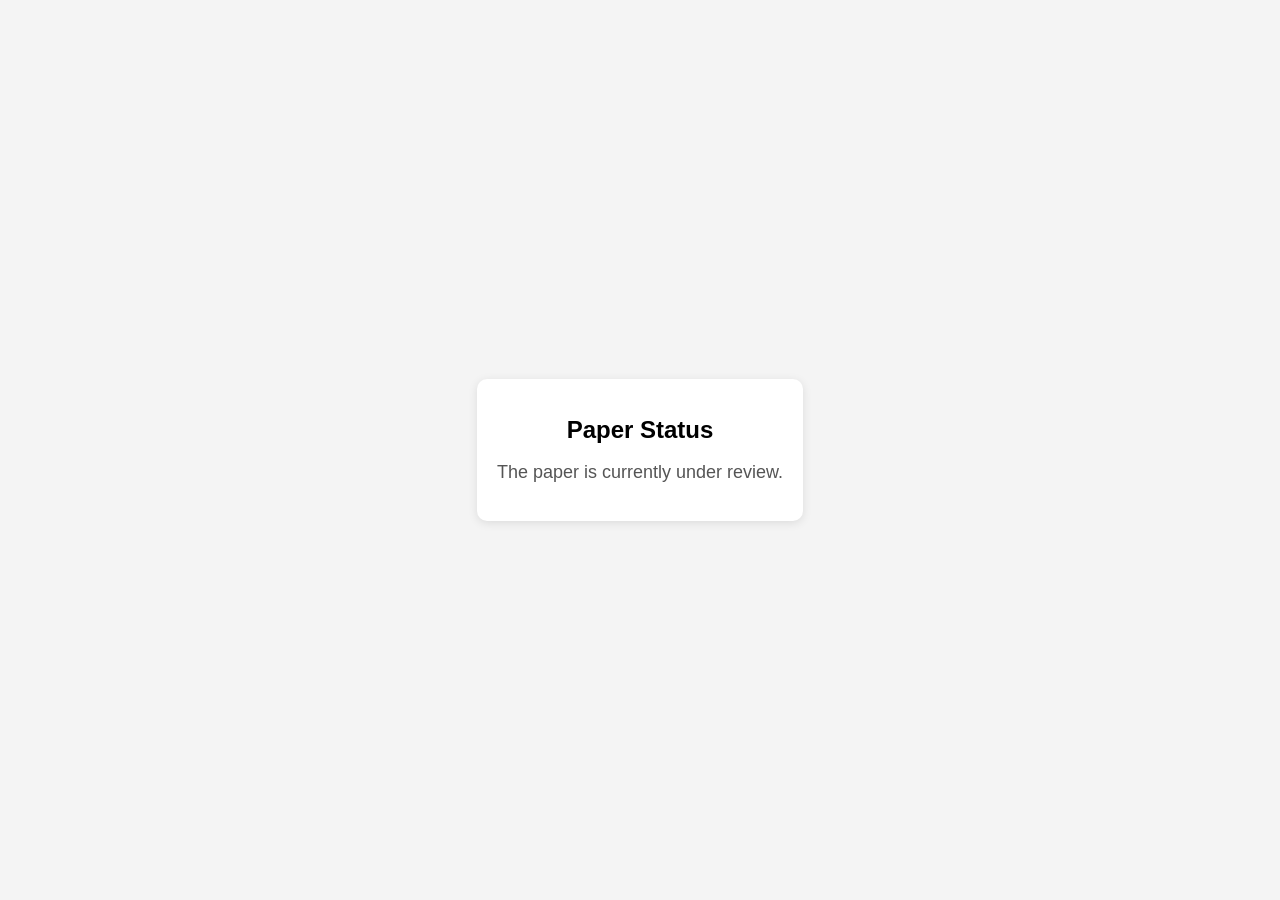
<file: nascimento2024toward/under_review.html>
<!DOCTYPE html>
<html lang="en">
<head>
    <meta charset="UTF-8">
    <meta name="viewport" content="width=device-width, initial-scale=1.0">
    <title>Paper Status</title>
    <style>
        body {
            font-family: Arial, sans-serif;
            background-color: #f4f4f4;
            margin: 0;
            padding: 0;
            display: flex;
            justify-content: center;
            align-items: center;
            height: 100vh;
        }
        .message-container {
            text-align: center;
            background-color: #fff;
            padding: 20px;
            border-radius: 10px;
            box-shadow: 0 2px 10px rgba(0, 0, 0, 0.1);
        }
        h1 {
            font-size: 24px;
            margin-bottom: 10px;
        }
        p {
            font-size: 18px;
            color: #555;
        }
    </style>
</head>
<body>

    <div class="message-container">
        <h1>Paper Status</h1>
        <p>The paper is currently under review.</p>
    </div>

</body>
</html>
</file>
<file: assets/css/style.css>
:root {
  color-scheme: light;
  --background: #f7f6f2;
  --surface: #fcfbf8;
  --text: #171717;
  --muted: #676761;
  --subtle: #8c8b84;
  --line: #d9d7cf;
  --accent: #174ea6;
  --accent-hover: #0f3a82;
  --max-width: 1160px;
}

html[data-theme="dark"] {
  color-scheme: dark;
  --background: #111311;
  --surface: #151815;
  --text: #f1f1ec;
  --muted: #b2b3ab;
  --subtle: #85877f;
  --line: #343730;
  --accent: #8ab4f8;
  --accent-hover: #b5d0ff;
}

* { box-sizing: border-box; }
html { scroll-behavior: smooth; }
body {
  margin: 0;
  background: var(--background);
  color: var(--text);
  font-family: Inter, "Helvetica Neue", Arial, sans-serif;
  font-size: 16px;
  line-height: 1.65;
  text-rendering: optimizeLegibility;
  -webkit-font-smoothing: antialiased;
}
a {
  color: inherit;
  text-decoration-color: var(--line);
  text-decoration-thickness: 1px;
  text-underline-offset: 0.22em;
  transition: color 150ms ease, text-decoration-color 150ms ease;
}
a:hover { color: var(--accent); text-decoration-color: currentColor; }
a:focus-visible, button:focus-visible { outline: 2px solid var(--accent); outline-offset: 4px; }
img { display: block; max-width: 100%; }
button { font: inherit; }
.container { width: min(calc(100% - 48px), var(--max-width)); margin-inline: auto; }
.skip-link { position: fixed; top: 12px; left: 12px; z-index: 100; padding: 8px 12px; background: var(--text); color: var(--background); transform: translateY(-160%); }
.skip-link:focus { transform: translateY(0); }
.site-header { position: sticky; top: 0; z-index: 20; border-bottom: 1px solid var(--line); background: color-mix(in srgb, var(--background) 92%, transparent); backdrop-filter: blur(14px); }
.header-inner { display: grid; grid-template-columns: 1fr auto auto; align-items: center; gap: 32px; min-height: 76px; }
.brand { display: inline-flex; flex-direction: column; width: fit-content; color: var(--text); text-decoration: none; line-height: 1.2; }
.brand span { font-weight: 690; letter-spacing: -0.02em; }
.brand small { margin-top: 4px; color: var(--muted); font-size: 0.72rem; letter-spacing: 0.08em; text-transform: uppercase; }
.nav-links { display: flex; align-items: center; gap: 24px; }
.nav-links a { color: var(--muted); font-size: 0.86rem; font-weight: 560; text-decoration: none; }
.nav-links a:hover { color: var(--text); }
.theme-toggle { display: grid; width: 34px; height: 34px; place-items: center; border: 1px solid var(--line); border-radius: 50%; background: transparent; color: var(--muted); cursor: pointer; }
.theme-toggle:hover { color: var(--text); border-color: var(--subtle); }
.hero { padding: clamp(88px, 11vw, 148px) 0 clamp(96px, 12vw, 168px); border-bottom: 1px solid var(--line); }
.hero-grid { display: grid; grid-template-columns: minmax(0, 1.45fr) minmax(240px, 0.55fr); align-items: end; gap: clamp(56px, 9vw, 128px); }
.section-label { margin: 0 0 24px; color: var(--subtle); font-size: 0.74rem; font-weight: 650; letter-spacing: 0.13em; text-transform: uppercase; }
.hero h1 { max-width: 830px; margin: 0; font-size: clamp(2.45rem, 4.6vw, 4rem); font-weight: 640; letter-spacing: -0.045em; line-height: 1.05; }
.hero-lead { max-width: 760px; margin: 28px 0 0; color: var(--muted); font-size: clamp(1.05rem, 1.7vw, 1.28rem); line-height: 1.72; }
.hero-meta { margin: 30px 0 0; color: var(--subtle); font-size: 0.84rem; }
.hero-links { display: flex; flex-wrap: wrap; gap: 14px 28px; margin-top: 30px; }
.hero-links a, .quiet-link, .publication-links a, .project a, .contact-details > a, .profile-links a { font-size: 0.88rem; font-weight: 620; }
.portrait-block { margin: 0; }
.portrait-block img { width: 100%; aspect-ratio: 1; object-fit: cover; border: 1px solid var(--line); background: var(--surface); }
.portrait-block figcaption { display: flex; flex-direction: column; gap: 3px; margin-top: 14px; font-size: 0.82rem; }
.portrait-block figcaption strong { font-weight: 650; }
.portrait-block figcaption span { color: var(--muted); }
.content-section, .contact-section { padding: clamp(88px, 10vw, 136px) 0; border-bottom: 1px solid var(--line); scroll-margin-top: 76px; }
.two-column { display: grid; grid-template-columns: minmax(250px, 0.7fr) minmax(0, 1.3fr); gap: clamp(56px, 10vw, 140px); }
.section-intro { align-self: start; }
.section-intro .section-label { margin-bottom: 0; }
h2 { max-width: 720px; margin: 0; font-size: clamp(2.15rem, 4.5vw, 4.25rem); font-weight: 610; letter-spacing: -0.05em; line-height: 1.04; }
.prose { max-width: 720px; }
.prose p { margin: 0 0 22px; color: var(--muted); font-size: 1.05rem; }
.research-topics { display: flex; flex-wrap: wrap; gap: 9px; margin-top: 36px; }
.research-topics span { padding: 7px 10px; border: 1px solid var(--line); color: var(--muted); font-size: 0.75rem; }
.section-heading { display: flex; align-items: end; justify-content: space-between; gap: 32px; margin-bottom: 58px; }
.section-heading .section-label { margin-bottom: 18px; }
.quiet-link { flex: 0 0 auto; color: var(--muted); }
.publication-list { border-top: 1px solid var(--line); }
.publication { display: grid; grid-template-columns: 120px minmax(0, 1fr); gap: clamp(24px, 5vw, 72px); padding: 44px 0 48px; border-bottom: 1px solid var(--line); }
.publication-index { display: flex; flex-direction: column; gap: 5px; }
.publication-index span { font-size: 1.05rem; font-weight: 650; }
.publication-index small { color: var(--subtle); font-size: 0.7rem; letter-spacing: 0.1em; text-transform: uppercase; }
.publication-note, .project-type { margin: 0 0 12px; color: var(--accent); font-size: 0.7rem; font-weight: 680; letter-spacing: 0.11em; text-transform: uppercase; }
.publication h3 { max-width: 880px; margin: 0; font-size: clamp(1.3rem, 2.2vw, 1.75rem); font-weight: 610; letter-spacing: -0.025em; line-height: 1.28; }
.authors, .publication-summary { max-width: 900px; color: var(--muted); }
.authors { margin: 15px 0 0; font-size: 0.88rem; }
.authors strong { color: var(--text); font-weight: 620; }
.publication-summary { margin: 14px 0 0; font-size: 0.94rem; }
.publication-links { display: flex; flex-wrap: wrap; gap: 10px 22px; margin-top: 18px; }
.publication-links a { color: var(--muted); }
.project-list { display: grid; grid-template-columns: repeat(3, minmax(0, 1fr)); border-top: 1px solid var(--line); }
.project { min-height: 270px; padding: 34px 34px 0 0; border-right: 1px solid var(--line); }
.project + .project { padding-left: 34px; }
.project:last-child { border-right: 0; }
.project h3 { margin: 0; font-size: 1.35rem; font-weight: 610; letter-spacing: -0.025em; }
.project p:not(.project-type) { margin: 18px 0 28px; color: var(--muted); font-size: 0.94rem; }
.contact-section { background: var(--surface); }
.contact-inner { display: grid; grid-template-columns: minmax(0, 1.15fr) minmax(300px, 0.85fr); gap: clamp(56px, 10vw, 140px); align-items: end; }
.contact-details p { margin: 0 0 12px; color: var(--muted); }
.contact-details > a { font-size: clamp(1.05rem, 2vw, 1.35rem); }
.profile-links { display: flex; flex-wrap: wrap; gap: 10px 22px; margin-top: 26px; }
.profile-links a { color: var(--muted); }
.site-footer { padding: 28px 0; }
.footer-inner { display: flex; justify-content: space-between; gap: 24px; color: var(--subtle); font-size: 0.76rem; }
.footer-inner p { margin: 0; }

@media (max-width: 900px) {
  .header-inner { grid-template-columns: 1fr auto; }
  .nav-links { grid-column: 1 / -1; order: 3; padding-bottom: 16px; overflow-x: auto; }
  .hero-grid, .two-column, .contact-inner { grid-template-columns: 1fr; }
  .hero-grid { align-items: start; }
  .portrait-block { width: min(100%, 320px); }
  .project-list { grid-template-columns: 1fr; }
  .project, .project + .project { min-height: 0; padding: 32px 0; border-right: 0; border-bottom: 1px solid var(--line); }
  .project:last-child { border-bottom: 0; }
}

@media (max-width: 620px) {
  .container { width: min(calc(100% - 32px), var(--max-width)); }
  .site-header { position: relative; }
  .header-inner { min-height: 68px; gap: 16px; }
  .brand small { display: none; }
  .nav-links { gap: 18px; padding-bottom: 14px; }
  .nav-links a { white-space: nowrap; }
  .hero { padding-top: 76px; }
  .hero h1 { font-size: clamp(2.35rem, 11vw, 3.25rem); }
  .section-heading { align-items: start; flex-direction: column; margin-bottom: 42px; }
  .publication { grid-template-columns: 1fr; gap: 18px; }
  .publication-index { flex-direction: row; align-items: baseline; gap: 12px; }
  .footer-inner { flex-direction: column; gap: 6px; }
}

@media (prefers-reduced-motion: reduce) {
  html { scroll-behavior: auto; }
  * { transition-duration: 0.01ms !important; }
}
</file>
